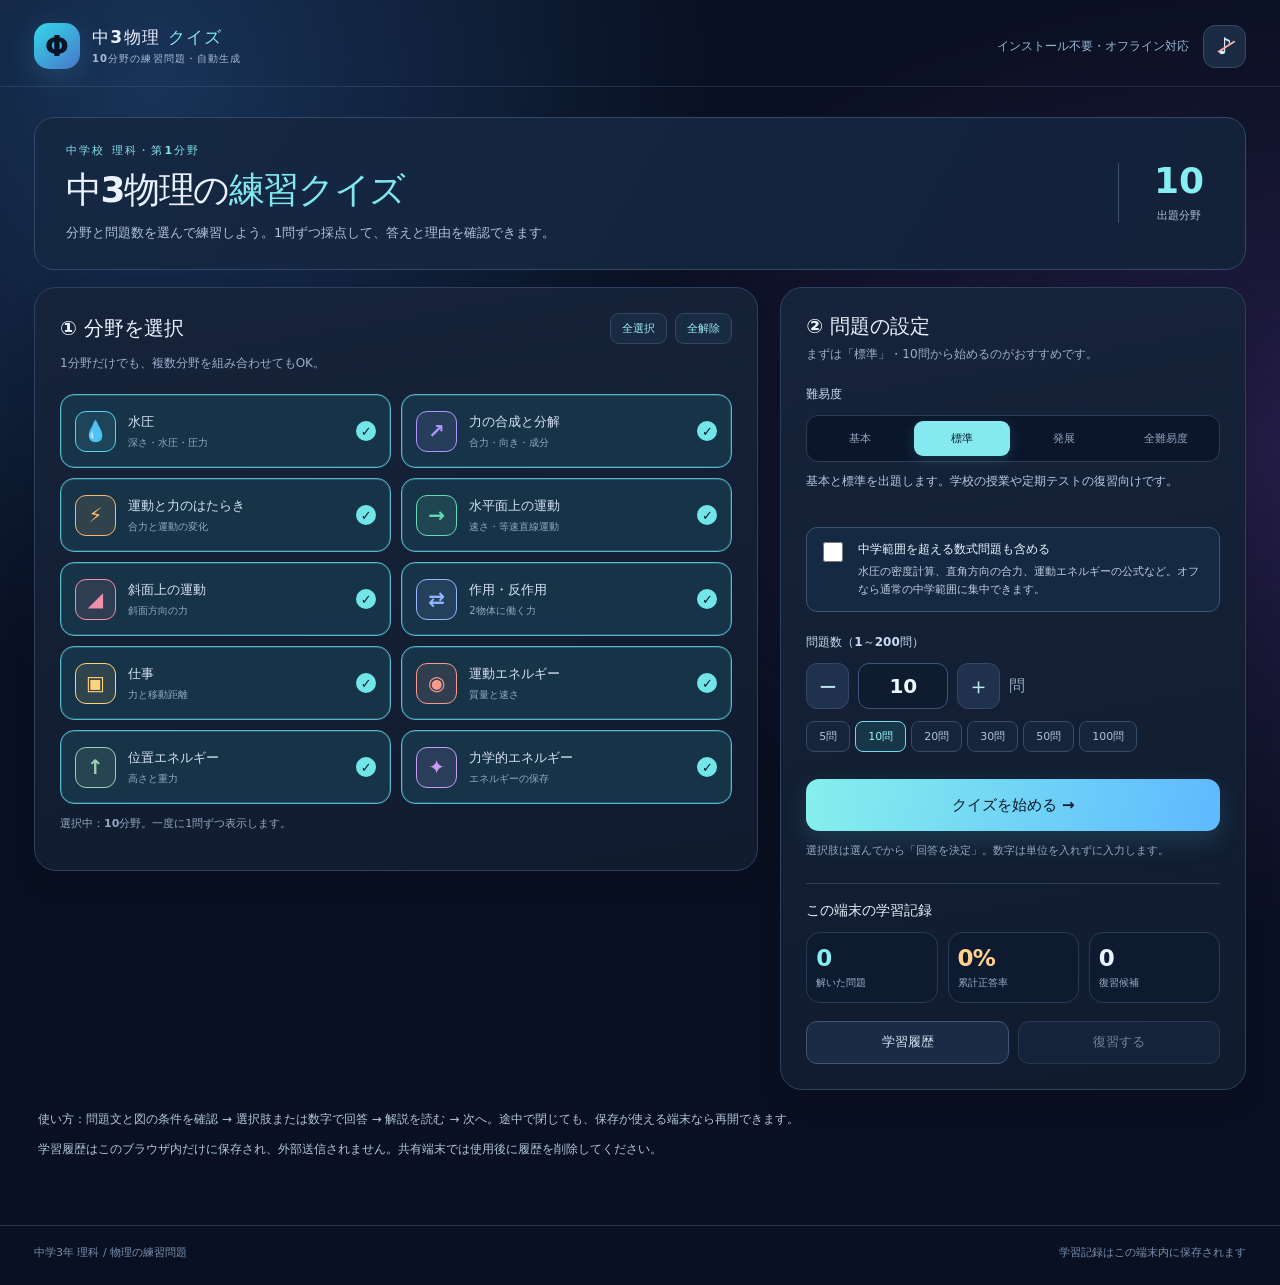
<file: index.html>
<!doctype html>
<html lang="ja">
<head>
  <meta charset="utf-8">
  <meta name="viewport" content="width=device-width,initial-scale=1,viewport-fit=cover">
  <meta name="theme-color" content="#091021">
  <meta name="description" content="中学3年理科・物理10分野の練習クイズ。分野・難易度・出題数を選択でき、PNG図の条件は毎回変化します。完全オフライン。">
  <title>中3物理クイズ | 分野を選んで練習</title>
  <link rel="icon" type="image/svg+xml" href="assets/favicon.svg">
  <link rel="stylesheet" href="styles.css">
</head>
<body>
  <div class="app-shell">
    <header class="site-header">
      <button class="brand" id="brandHome" type="button" aria-label="ホームへ戻る">
        <span class="brand-icon" aria-hidden="true">Φ</span>
        <span class="brand-text">中3物理 <b>クイズ</b><small>10分野の練習問題・自動生成</small></span>
      </button>
      <div class="header-right">
        <span class="top-help">インストール不要・オフライン対応</span>
        <button id="soundToggle" class="icon-action" title="効果音のオン・オフ" aria-label="効果音をオンにする" aria-pressed="false" type="button">♪<span class="sound-slash">/</span></button>
      </div>
    </header>
    <main id="app" class="main-content"></main>
    <div id="announcer" class="sr-only" role="status" aria-live="polite" aria-atomic="true"></div>
    <footer class="site-footer"><span>中学3年 理科 / 物理の練習問題</span><span>学習記録はこの端末内に保存されます</span></footer>
  </div>
  <script src="js/engine.js"></script>
  <script src="js/questions.js"></script>
  <script src="js/app.js"></script>
</body>
</html>
</file>
<file: styles.css>
:root{font-family:Inter,'Noto Sans JP','Hiragino Kaku Gothic ProN','Yu Gothic',Meiryo,system-ui,sans-serif;color:#eaf2ff;background:#091021;font-synthesis:none;--bg:#091021;--surface:#121b30;--surface2:#18243c;--line:#2a3957;--muted:#9daecb;--cyan:#6de5ed;--amber:#ffcf81;--good:#6fe1b2;--bad:#ff929b}*{box-sizing:border-box}body{margin:0;min-width:320px;min-height:100vh;background:radial-gradient(ellipse at 12% 6%,#183358 0,transparent 35%),radial-gradient(ellipse at 100% 35%,#241c45 0,transparent 40%),#091021}button,input,select{font:inherit}button{cursor:pointer}button:disabled{cursor:not-allowed;opacity:.5}button:focus-visible,input:focus-visible{outline:3px solid #8feaf5;outline-offset:3px}.app-shell{min-height:100vh;display:flex;flex-direction:column}.site-header{max-width:1380px;width:100%;margin:auto auto 0;padding:23px 34px 17px;display:flex;align-items:center;justify-content:space-between;gap:16px;border-bottom:1px solid rgba(148,173,219,.16)}.brand{border:0;background:transparent;color:inherit;display:flex;align-items:center;gap:12px;text-align:left;padding:0}.brand-icon{display:grid;place-items:center;width:46px;height:46px;border-radius:15px;background:linear-gradient(140deg,#33d9e9,#4876cb);color:#071425;font-size:28px;font-weight:900;box-shadow:0 7px 28px #4bb9df35}.brand-text{font-size:17px;font-weight:850;letter-spacing:.08em;line-height:1.1}.brand-text b{color:#82ebf0}.brand-text small{display:block;font-size:10px;color:#a9bcd6;letter-spacing:.11em;font-weight:600;margin-top:7px}.header-right{display:flex;align-items:center;gap:14px}.header-rank{color:#7fdef0;border:1px solid #357189;background:#133144;padding:9px 12px;border-radius:9px;font-size:11px;font-weight:900;white-space:nowrap}.header-xp{color:#b6c9e3;font-size:12px;white-space:nowrap}.header-xp strong{font-size:17px;color:#eff8ff}.star{color:#ffcb72;font-size:18px}.icon-action{border:1px solid #384965;background:#1a2b43;color:#d4e9fb;border-radius:12px;width:43px;height:43px;font-size:23px;position:relative}.sound-slash{color:#ffafaa;position:absolute;left:19px;transform:rotate(40deg)}.icon-action.sound-on .sound-slash{display:none}.main-content{max-width:1380px;width:100%;flex:1;margin:0 auto;padding:30px 34px 55px}.site-footer{max-width:1380px;width:100%;margin:0 auto;padding:19px 34px 25px;display:flex;justify-content:space-between;gap:14px;border-top:1px solid #293652;color:#7990b0;font-size:11px}.eyebrow{font-size:11px;letter-spacing:.2em;color:#87e1ea;font-weight:900}.headline{font-size:clamp(33px,4.2vw,58px);line-height:1.19;margin:14px 0 15px;font-weight:900;letter-spacing:-.045em}.gradient-text{color:#80e7ee}.lead{color:#b4c6df;line-height:1.85;max-width:640px;font-size:15px}.hero{position:relative;overflow:hidden;min-height:290px;display:flex;align-items:center;border:1px solid #334764;border-radius:25px;padding:35px 41px;background:linear-gradient(118deg,#142944 4%,#142239 60%,#172044 100%);box-shadow:0 20px 65px #02081638}.hero:after{content:'';position:absolute;right:-120px;top:-110px;width:480px;height:480px;border:1px solid #66dcee32;border-radius:50%;box-shadow:0 0 0 48px #66dcee09,0 0 0 102px #66dcee0b,0 0 0 160px #66dcee08;pointer-events:none}.hero-content{z-index:1}.hero-sub{display:flex;align-items:center;gap:9px;flex-wrap:wrap}.tag{display:inline-flex;gap:6px;align-items:center;border:1px solid #365772;border-radius:30px;background:#1b394b;color:#98edf5;padding:8px 12px;font-size:11px;font-weight:800}.tag.secondary{color:#ead4a1;background:#42362260;border-color:#685337}.hero-orb{position:absolute;right:9%;width:220px;height:220px;border-radius:50%;display:grid;place-items:center;opacity:.85;background:radial-gradient(circle,#224263 0,#133553 53%,transparent 54%);border:1px solid #6ce4ff26;animation:float 6s ease-in-out infinite}.orb-atom{font-size:126px;color:#8decf4;filter:drop-shadow(0 0 25px #55dfee66);font-weight:200}.screen-grid{display:grid;grid-template-columns:minmax(0,1.7fr) minmax(295px,.87fr);gap:22px;align-items:start;margin-top:24px}.panel{background:linear-gradient(170deg,#17233a,#101b2e);border:1px solid #2f415e;border-radius:22px;padding:25px;box-shadow:0 13px 28px #02071224}.panel-title-row{display:flex;align-items:center;gap:12px;justify-content:space-between;margin-bottom:10px}.panel-title{font-size:20px;font-weight:850;margin:0}.subtitle{font-size:12px;color:var(--muted);margin:5px 0 21px;line-height:1.65}.tiny-actions{display:flex;gap:8px}.link-button{border:1px solid #344863;color:#9aeaf3;background:#192b43;padding:7px 11px;border-radius:9px;font-size:11px;font-weight:750}.topic-grid{display:grid;grid-template-columns:repeat(2,minmax(0,1fr));gap:10px}.topic-toggle{border:1px solid #334765;background:#162238;color:#d6e2f5;border-radius:14px;padding:14px;display:flex;align-items:center;gap:12px;text-align:left;min-height:74px;position:relative;transition:transform .15s,border-color .15s,background .15s}.topic-toggle:hover{border-color:#5a8aaf;transform:translateY(-1px)}.topic-toggle[aria-pressed=true]{background:#173348;border-color:#55b9cb;box-shadow:inset 0 0 0 1px #6be4ed35}.topic-emoji{flex-shrink:0;width:41px;height:41px;border-radius:11px;display:grid;place-items:center;background:var(--topic-bg);border:1px solid var(--topic-color);color:var(--topic-color);font-weight:950;font-size:20px}.topic-text{min-width:0;display:flex;flex-direction:column;gap:5px}.topic-text strong{font-size:13px;line-height:1.35}.topic-text small{color:#92a8c7;font-size:10px;line-height:1.35}.tick{margin-left:auto;color:#071b23;display:grid;place-items:center;background:#72e5e9;border-radius:50%;font-size:13px;font-weight:900;width:20px;height:20px;flex-shrink:0}.topic-toggle[aria-pressed=false] .tick{background:transparent;border:1px solid #7286a8;color:transparent}.setting-label{color:#cbdcf2;font-size:12px;font-weight:800;display:block;margin:22px 0 12px}.difficulty-row{display:grid;grid-template-columns:repeat(4,1fr);gap:6px;padding:5px;background:#0b162b;border:1px solid #2d3b58;border-radius:12px}.difficulty-btn{padding:10px 3px;border:0;background:transparent;color:#91a5c2;font-size:12px;border-radius:9px;font-weight:800}.difficulty-btn[aria-pressed=true]{color:#081e2c;background:#85e9ef;box-shadow:0 4px 13px #57d9e429}.question-count{display:flex;align-items:center;gap:9px}.number-step{border:1px solid #344866;background:#20314e;color:#bfeaf2;border-radius:11px;width:43px;height:46px;font-size:23px}.count-input{width:90px;min-width:0;border:1px solid #3b567a;background:#0f1b2f;color:#eff8ff;border-radius:11px;padding:10px 4px;text-align:center;font-size:20px;font-weight:850;appearance:textfield}.count-input::-webkit-outer-spin-button,.count-input::-webkit-inner-spin-button{-webkit-appearance:none;margin:0}.count-chips{display:flex;gap:5px;flex-wrap:wrap;margin-top:12px}.count-chip{border:1px solid #354b67;background:#16253c;color:#aec2dc;padding:7px 12px;border-radius:8px;font-size:11px}.count-chip.active{border-color:#72dbe9;color:#92f2f6;background:#173648}.start-button,.primary-button{display:flex;justify-content:center;align-items:center;gap:9px;width:100%;min-height:52px;border:0;border-radius:13px;color:#071927;background:linear-gradient(100deg,#85f0ec,#5eb9ff);font-size:15px;font-weight:950;box-shadow:0 10px 25px #55c8e32b;transition:transform .12s,filter .12s}.start-button:hover,.primary-button:hover{filter:brightness(1.08);transform:translateY(-1px)}.start-button{margin-top:27px}.hint-line{color:#94a7c4;font-size:11px;line-height:1.7;margin-top:11px}.side-stat-grid{display:grid;grid-template-columns:1fr 1fr;gap:10px}.stat{background:#0e1a30;border:1px solid #2a3b57;border-radius:14px;padding:17px}.stat-num{font-size:26px;font-weight:950;letter-spacing:-.04em}.stat-label{font-size:11px;color:#9faec5;margin-top:5px}.stat-num.cyan{color:#86edf0}.stat-num.amber{color:#ffd18c}.history-btn,.secondary-button{display:inline-flex;align-items:center;justify-content:center;gap:9px;min-height:43px;border:1px solid #425471;color:#d7e7f7;background:#1a2c45;border-radius:11px;padding:10px 16px;font-size:13px;font-weight:800}.secondary-button:hover,.history-btn:hover{background:#274263}.side-info{margin-top:22px;border-top:1px solid #2f405d;padding-top:18px}.side-info h3{font-size:14px;margin:0 0 12px}.feature-row{color:#abbfda;display:flex;align-items:start;gap:10px;font-size:12px;line-height:1.7;margin:11px 0}.feature-icon{color:#8ceef1}.side-actions{display:flex;gap:9px;flex-wrap:wrap;margin-top:18px}.side-actions>button{flex:1}.small-note{color:#8297b5;font-size:11px;line-height:1.65}.play-heading{display:flex;justify-content:space-between;align-items:center;gap:15px;flex-wrap:wrap;margin-bottom:18px}.back-button{background:transparent;border:1px solid #3b4e6c;padding:10px 14px;border-radius:11px;color:#a4b8d2;font-size:12px;font-weight:800}.play-quick{display:flex;align-items:center;gap:14px;color:#bacde4;font-size:13px;font-weight:750}.play-quick .combo{color:#ffce7f}.progress-outer{background:#1a2940;border:1px solid #314561;border-radius:20px;height:9px;overflow:hidden;margin-bottom:23px}.progress-inner{height:100%;background:linear-gradient(90deg,#70ddc4,#7eb7ff);transition:width .3s}.quiz-layout{max-width:980px;margin:auto}.question-card{border:1px solid #36496b;border-radius:23px;background:linear-gradient(160deg,#172741,#101b30);padding:30px 34px;box-shadow:0 21px 45px #0004}.question-header{display:flex;align-items:center;justify-content:space-between;gap:10px;margin-bottom:22px}.question-topic{display:flex;align-items:center;gap:9px;color:#afcce5;font-size:13px;font-weight:850}.question-topic-icon{display:grid;place-items:center;border-radius:10px;background:#1d4052;border:1px solid #467c96;width:34px;height:34px;color:#a9f1ff;font-size:20px}.question-type{font-size:11px;color:#a9bed7;border:1px solid #364a64;background:#1a2942;padding:7px 12px;border-radius:30px}.prompt{font-size:clamp(18px,2.5vw,24px);line-height:1.7;font-weight:850;margin:0 0 22px;letter-spacing:-.02em}.diagram-frame{position:relative;aspect-ratio:2/1;max-width:100%;border-radius:17px;overflow:hidden;border:1px solid #435577;background:#11213b;margin:0 0 24px}.diagram-frame img{width:100%;height:100%;object-fit:cover;display:block}.diagram-label{position:absolute;transform:translate(-50%,-50%);background:rgba(12,28,49,.93);border:1px solid rgba(128,220,241,.47);border-radius:8px;padding:8px 11px;color:#edfaff;font-size:clamp(10px,1.55vw,16px);font-weight:850;white-space:nowrap;max-width:30%;overflow:hidden;text-overflow:ellipsis;box-shadow:0 3px 12px #0005}.option-grid{display:grid;grid-template-columns:1fr 1fr;gap:11px}.option-button{position:relative;border:1px solid #394f70;background:#1b2b45;color:#edf5ff;min-height:74px;padding:14px 17px;display:flex;gap:13px;align-items:center;text-align:left;border-radius:13px;transition:background .12s,border .12s;line-height:1.5;font-size:14px;font-weight:700}.option-button:hover:not(:disabled){background:#223c5a;border-color:#7dbfdf}.option-button.selected{background:#1a4556;border-color:#79eaf1;box-shadow:inset 0 0 0 1px #69e5ed40}.option-button.right{border-color:#6be7ba;background:#174538;color:#d1ffec}.option-button.wrong{border-color:#ef808d;background:#523041;color:#ffdadc}.option-index{width:32px;height:32px;flex-shrink:0;border:1px solid #546887;display:grid;place-items:center;border-radius:9px;font-size:12px;color:#b6d8f5;font-weight:900}.option-button.right .option-index{background:#367760;border-color:#7de9bb;color:#fff}.option-button.wrong .option-index{background:#864454;border-color:#ff93a0;color:#fff}.question-actions{display:flex;align-items:center;justify-content:space-between;gap:10px;margin-top:22px;flex-wrap:wrap}.hint-button{border:0;background:transparent;color:#aaceed;font-size:12px;padding:10px 2px}.hint-box{background:#27354c;border:1px solid #766e5a;color:#e6d9b8;border-radius:12px;padding:13px 16px;margin-top:12px;font-size:13px;line-height:1.7}.submit-button{min-width:215px;min-height:47px;border:0;border-radius:12px;background:#86e6ec;color:#081b29;font-weight:900;padding:12px 25px}.submit-button:disabled{background:#37516b;color:#90a5bd}.number-answer-row{display:flex;align-items:center;gap:11px;margin-top:15px}.answer-input{width:min(100%,280px);min-height:64px;border:1px solid #4c698a;background:#101e35;border-radius:12px;padding:12px 17px;color:#eaf9ff;font-size:26px;font-weight:850}.answer-unit{color:#adcae3;font-size:17px;font-weight:900}.feedback{margin-top:22px;padding:20px;border-radius:15px;border:1px solid #355770;background:#10293c;animation:reveal .18s ease-out}.feedback.good{border-color:#457d67;background:#12342e}.feedback.bad{border-color:#8b5f68;background:#332331}.feedback h3{margin:0 0 9px;font-size:18px}.feedback.good h3{color:#86efc1}.feedback.bad h3{color:#ffadba}.feedback p{font-size:14px;line-height:1.85;color:#d3e2f4;margin:7px 0}.feedback .correct-answer{font-weight:900;color:#f9dc9b}.feedback-next{max-width:320px;margin:17px 0 0 auto}.result-hero{max-width:900px;margin:0 auto;padding:38px 35px;border:1px solid #3b607e;border-radius:25px;background:radial-gradient(circle at 50% -30%,#28526d,#14253c 58%,#111e32);text-align:center}.result-mark{font-size:60px;margin-bottom:15px;filter:drop-shadow(0 0 25px #ffd17c4b)}.result-rank{color:#ffcf80;font-size:13px;font-weight:900;letter-spacing:.2em}.result-title{font-size:35px;margin:10px 0}.result-desc{color:#adbed6;font-size:14px;line-height:1.65}.result-stat-grid{display:grid;grid-template-columns:repeat(3,1fr);gap:11px;max-width:700px;margin:27px auto}.result-stat{padding:20px 8px;background:#101d32;border:1px solid #30415e;border-radius:13px}.result-stat strong{display:block;font-size:30px}.result-stat span{font-size:11px;color:#a0b4d1}.result-actions{display:flex;justify-content:center;gap:10px;flex-wrap:wrap;margin-top:23px}.result-actions>*{max-width:300px;flex:1;min-width:180px}.review-panel{max-width:900px;margin:25px auto 0}.review-panel h3{font-size:17px}.review-list{display:grid;gap:8px;margin-top:14px}.review-item{display:flex;align-items:center;justify-content:space-between;gap:15px;background:#152139;border:1px solid #2b3e5d;padding:14px 18px;border-radius:11px}.review-item p{margin:0;font-size:12px;color:#d3e2f4;line-height:1.45}.review-item small{color:#97aac5;white-space:nowrap}.empty-state{text-align:center;padding:30px 10px;color:#a7bfd6;line-height:1.7}.history-rows{display:grid;gap:10px}.history-row{border:1px solid #334761;background:#18243c;border-radius:13px;padding:17px;display:flex;justify-content:space-between;gap:12px}.history-row b{font-size:13px}.history-row small{display:block;color:#9badc5;font-size:11px;margin-top:7px}.history-score{color:#8bece5;font-weight:900;font-size:19px}.muted{color:#91a3ba}.hidden{display:none!important}@keyframes float{50%{transform:translateY(-11px) rotate(8deg)}}@keyframes reveal{from{opacity:.2;transform:translateY(8px)}to{opacity:1;transform:none}}@media(max-width:1030px){.screen-grid{grid-template-columns:1fr}.side-stat-grid{grid-template-columns:repeat(4,1fr)}}@media(max-width:650px){.site-header{padding:14px 17px}.brand-icon{width:39px;height:39px;font-size:23px;border-radius:12px}.brand-text{font-size:13px}.brand-text small{font-size:9px}.header-rank{display:none}.header-right{gap:9px}.header-xp{font-size:10px}.header-xp strong{font-size:15px}.icon-action{width:37px;height:37px;font-size:20px}.main-content{padding:17px 14px 34px}.site-footer{padding:15px 16px;display:block;line-height:1.9}.site-footer span{display:block}.hero{min-height:255px;padding:28px 23px;border-radius:18px}.hero-orb{right:-70px;opacity:.22}.hero-content{z-index:1}.headline{font-size:35px}.lead{font-size:13px}.panel{padding:19px;border-radius:16px}.screen-grid{margin-top:15px;gap:15px}.topic-grid{gap:8px}.topic-toggle{min-height:70px;gap:8px;padding:10px 8px;border-radius:10px}.topic-emoji{width:32px;height:32px;font-size:17px}.topic-text strong{font-size:11px}.topic-text small{font-size:9px}.tick{width:17px;height:17px;font-size:11px}.panel-title{font-size:18px}.side-stat-grid{grid-template-columns:repeat(2,1fr)}.question-card{padding:18px 14px;border-radius:17px}.play-heading{margin-bottom:13px}.play-quick{font-size:11px}.prompt{font-size:17px;line-height:1.65}.diagram-frame{border-radius:12px}.diagram-label{padding:4px 5px;border-radius:5px;font-size:clamp(8px,2vw,11px);max-width:31%}.option-grid{grid-template-columns:1fr;gap:9px}.option-button{min-height:57px;padding:11px 12px;font-size:13px}.option-index{width:27px;height:27px}.question-actions{align-items:stretch}.submit-button{width:100%;min-width:0}.feedback-next{max-width:none}.result-hero{padding:29px 16px}.result-title{font-size:29px}.result-stat-grid{gap:6px}.result-stat strong{font-size:23px}.result-stat{padding:13px 3px}.review-item{flex-direction:column;align-items:start}.result-actions>*{min-width:100%}}@media(prefers-reduced-motion:reduce){*,*:before,*:after{animation:none!important;transition:none!important;scroll-behavior:auto!important}}

.diagram-note{position:absolute;left:2%;bottom:3%;font-size:11px;color:#a0c5dc;background:rgba(15,32,51,.8);padding:5px 8px;border-radius:6px;border:1px solid #607e9a44}@media(max-width:650px){.diagram-note{font-size:8px;padding:3px 5px}}

/* V2 — simple study-first layout: no levels, XP, or quests */
.intro-strip{display:flex;align-items:center;justify-content:space-between;gap:20px;background:linear-gradient(120deg,#152842,#132139);border:1px solid #324865;border-radius:20px;padding:25px 31px}
.intro-strip h1{font-size:clamp(25px,3.5vw,36px);letter-spacing:-.04em;line-height:1.28;margin:9px 0 9px}
.intro-strip p{margin:0;color:#b0c2da;font-size:13px;line-height:1.65}
.intro-counter{border-left:1px solid #3b5370;padding-left:25px;display:flex;flex-direction:column;align-items:center;min-width:96px;flex-shrink:0}
.intro-counter strong{font-size:36px;font-weight:900;line-height:1;color:#86eef2}
.intro-counter span{font-size:11px;color:#b0c2da;margin-top:9px}
.top-help{font-size:12px;color:#94bad1}
.settings-grid{grid-template-columns:minmax(0,1.4fr) minmax(310px,.9fr);margin-top:17px}
.difficulty-row{grid-template-columns:repeat(4,minmax(0,1fr))}
.difficulty-btn{font-size:11px;min-width:0}
.difficulty-help{margin:10px 0 5px;min-height:3.3em;color:#b7cbe1;font-size:12px;line-height:1.65}
.below-note{font-size:11px;color:#879bb7;margin:17px 5px;line-height:1.8}
.stats-3{grid-template-columns:repeat(3,minmax(0,1fr))}
.stats-3 .stat{padding:12px 9px}
.stats-3 .stat-num{font-size:23px}
.stats-3 .stat-label{font-size:10px}
.result-2{grid-template-columns:repeat(2,1fr);max-width:560px}
.result-rank{letter-spacing:.06em;color:#a3e8ed}
.toast{position:fixed;bottom:22px;left:50%;transform:translateX(-50%);background:#243e51;color:#fff;border:1px solid #65c3d8;padding:13px 19px;border-radius:12px;z-index:50;max-width:95vw;box-shadow:0 12px 30px #0008}
@media(max-width:1030px){.settings-grid{grid-template-columns:1fr}}
@media(max-width:650px){.intro-strip{padding:22px 18px;border-radius:16px}.intro-strip h1{font-size:26px}.intro-strip p{font-size:12px}.intro-counter{display:none}.top-help{display:none}.stats-3{grid-template-columns:repeat(3,minmax(0,1fr))}.difficulty-btn{font-size:10px;padding:12px 2px}}

/* 配布版 V3: アクセシビリティと情報の見やすさ */
.sr-only{position:absolute!important;width:1px;height:1px;overflow:hidden;clip:rect(0,0,0,0);white-space:nowrap}
.resume-banner{display:flex;gap:15px;align-items:center;justify-content:space-between;margin-top:17px;border:1px solid #5c8597;border-radius:14px;padding:15px 19px;background:#1c3544}
.resume-banner strong{display:block;font-size:15px}.resume-banner span{display:block;margin-top:6px;color:#b5c7d8;font-size:12px}
.extended-option{display:flex;align-items:flex-start;gap:12px;margin-top:15px;padding:12px;background:#162942;border:1px solid #3c546c;border-radius:11px;cursor:pointer}
.extended-option input{accent-color:#81e7ed;width:20px;height:20px;flex:0 0 20px;margin-top:2px}
.extended-option strong{font-size:12px;color:#e5f6ff;display:block;line-height:1.5}
.extended-option small{font-size:11px;color:#bdcce0;display:block;margin-top:5px;line-height:1.65}
.home-notes{padding:15px 4px 0;color:#b2c7dd;font-size:12px;line-height:1.8}.home-notes p{margin:4px 0 9px}
.diagram-wrap{margin:0 0 23px}
.diagram-wrap .diagram-frame{margin-bottom:0}
.diagram-legend{display:flex;flex-wrap:wrap;gap:7px;align-items:center;padding:9px 11px;background:#152842;border:1px solid #395071;border-radius:0 0 12px 12px;color:#c6dded;font-size:12px}
.diagram-legend strong{font-size:11px;color:#90dbe8}
.diagram-legend span{padding:5px 8px;border-radius:6px;background:#1f3652;overflow-wrap:anywhere}
.diagram-label{max-width:34%;white-space:normal;overflow-wrap:anywhere;overflow:visible;text-overflow:clip;padding:5px 7px;font-size:clamp(10px,1.1vw,14px);line-height:1.25;text-align:center}
.diagram-wrap .diagram-frame{border-bottom-left-radius:0;border-bottom-right-radius:0}
.answer-error{font-size:13px;color:#ffb9b9;min-height:1.4em;margin:12px 0 0}
.question-actions .submit-button{flex:0 1 240px}
.hint-box[hidden]{display:none!important}
.option-button.selected{box-shadow:inset 0 0 0 2px #6de5ed}
.print-name{display:none}.topic-results{list-style:none;padding:0;margin:10px 0 0;display:grid;grid-template-columns:repeat(2,minmax(0,1fr));gap:10px}.topic-results li{display:flex;justify-content:space-between;gap:10px;padding:12px 14px;background:#172941;border:1px solid #39506a;border-radius:9px;font-size:12px;line-height:1.5}.topic-results strong{white-space:nowrap;color:#9debe7}
.topic-history{display:flex;gap:8px;justify-content:space-between;flex-wrap:wrap;color:#cfdeee;font-size:12px;margin-bottom:7px}.topic-history span{color:#a3b8ce}.small-progress{height:7px;margin-bottom:12px}.history-panel{margin-top:18px}
@media(max-width:650px){.resume-banner{align-items:stretch;flex-direction:column}.resume-banner button{width:100%}.diagram-label{display:none}.diagram-legend{font-size:12px;padding:10px}.diagram-legend span{font-size:12px}.topic-results{grid-template-columns:1fr}.question-actions .submit-button{flex-basis:100%}.hint-button{min-height:44px}.option-button{min-height:60px}.topic-toggle{min-height:76px}.topic-text strong{font-size:12px}.topic-text small{font-size:10px}}
@media print{*{box-shadow:none!important;animation:none!important}body{color:#111;background:#fff}.site-header,.site-footer,.no-print,.resume-banner,.back-button,.top-help{display:none!important}.main-content{padding:0;width:100%;max-width:none}.result-hero,.panel{background:#fff;color:#111;border-color:#777}.result-hero{padding:15px}.result-stat{background:#fff;color:#111;border:1px solid #aaa}.result-stat strong{color:#111}.result-stat span,.result-desc,.result-title,.panel h3{color:#111}.print-name{display:block;margin:15px auto;color:#111}.review-panel{max-width:100%;margin-top:20px}.topic-results li{background:#fff;color:#111;border:1px solid #aaa}.topic-results strong{color:#111}}
</file>
